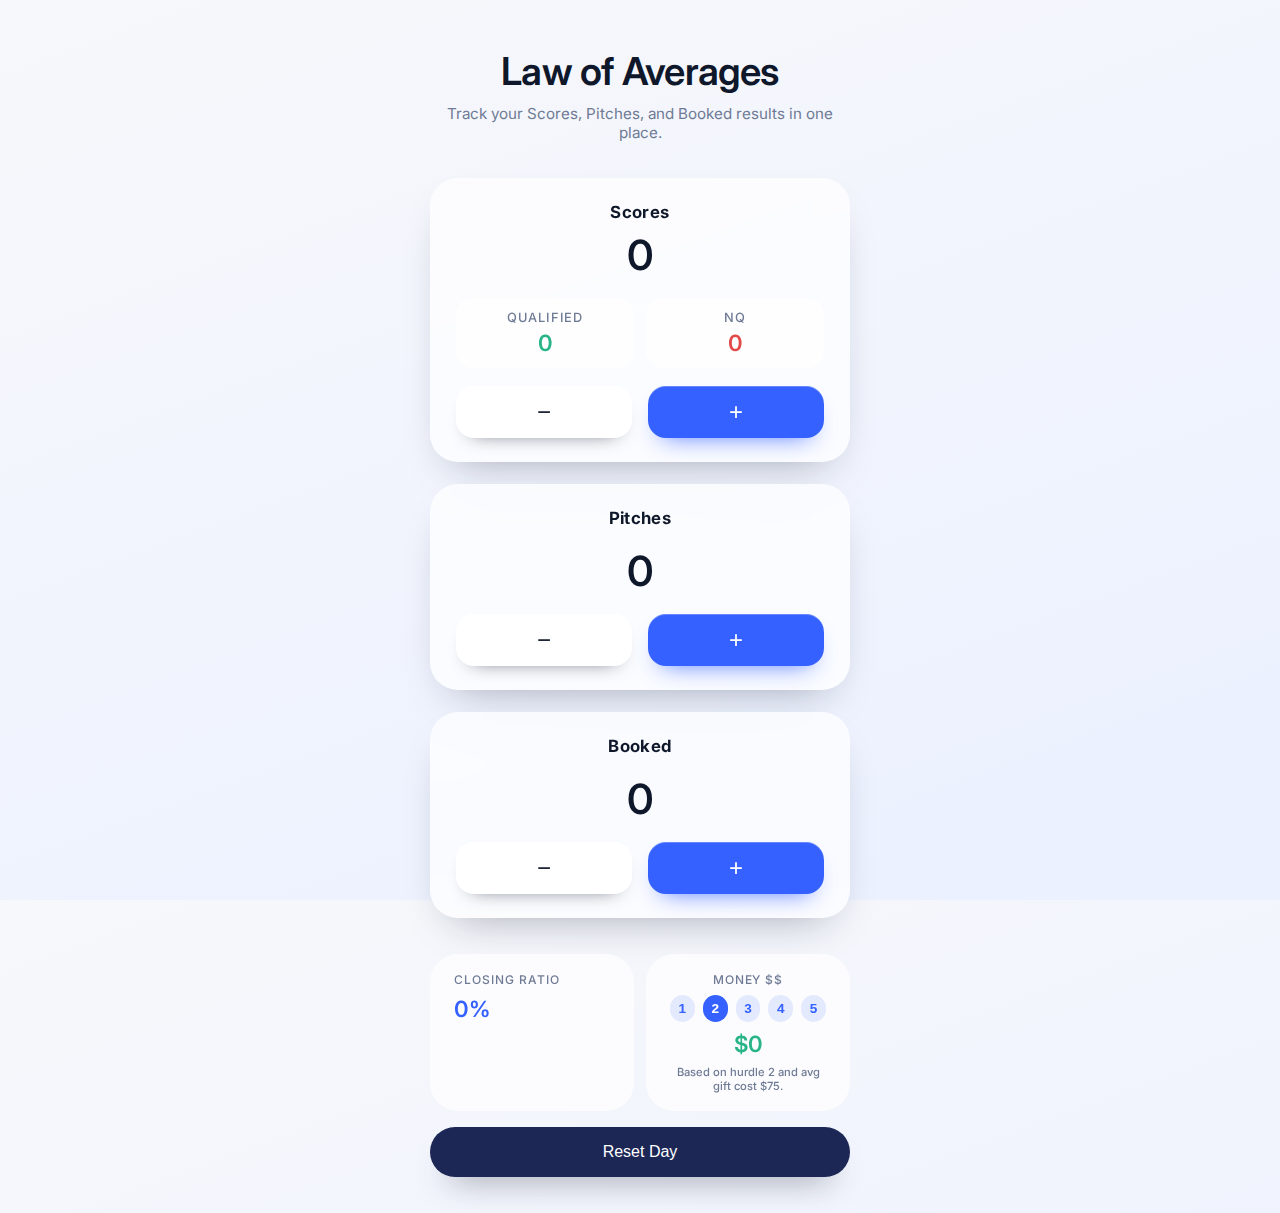
<file: law_of_averages/index.html>
<!DOCTYPE html>
<html lang="en">
<head>
  <meta charset="UTF-8">
  <meta http-equiv="X-UA-Compatible" content="IE=edge">
  <meta name="viewport" content="width=device-width, initial-scale=1.0">
  <title>Law of Averages Counter</title>
  <link rel="preconnect" href="https://fonts.googleapis.com">
  <link rel="preconnect" href="https://fonts.gstatic.com" crossorigin>
  <link href="https://fonts.googleapis.com/css2?family=Inter:wght@400;500;600&display=swap" rel="stylesheet">
  <link rel="stylesheet" href="./index.css">
</head>
<body>
  <main class="app">
    <header class="app__header">
      <h1>Law of Averages</h1>
      <p>Track your Scores, Pitches, and Booked results in one place.</p>
    </header>

    <section class="counter-grid" aria-label="Activity counters">
      <article class="counter counter--scores" data-counter="scores">
        <div class="counter__head">
          <h2>Scores</h2>
          <div class="counter__display" aria-live="polite">0</div>
        </div>
        <div class="counter__breakdown" aria-label="Score breakdown">
          <div class="breakdown-item" data-score="qualified">
            <span>Qualified</span>
            <span class="breakdown-value breakdown-value--qualified">0</span>
          </div>
          <div class="breakdown-item" data-score="nq">
            <span>NQ</span>
            <span class="breakdown-value breakdown-value--nq">0</span>
          </div>
        </div>
        <div class="counter__controls">
          <button type="button" class="counter__btn counter__btn--minus" aria-label="Decrease scores" data-action="decrement">−</button>
          <button type="button" class="counter__btn counter__btn--plus" aria-label="Increase scores" data-action="increment">+</button>
        </div>
      </article>

      <article class="counter" data-counter="pitches">
        <h2>Pitches</h2>
        <div class="counter__display" aria-live="polite">0</div>
        <div class="counter__controls">
          <button type="button" class="counter__btn counter__btn--minus" aria-label="Decrease pitches" data-action="decrement">−</button>
          <button type="button" class="counter__btn counter__btn--plus" aria-label="Increase pitches" data-action="increment">+</button>
        </div>
      </article>

      <article class="counter" data-counter="booked">
        <h2>Booked</h2>
        <div class="counter__display" aria-live="polite">0</div>
        <div class="counter__controls">
          <button type="button" class="counter__btn counter__btn--minus" aria-label="Decrease booked" data-action="decrement">−</button>
          <button type="button" class="counter__btn counter__btn--plus" aria-label="Increase booked" data-action="increment">+</button>
        </div>
      </article>
    </section>

    <footer class="app__footer">
      <div class="footer-metrics">
        <div class="metric-card metric-card--ratio" aria-live="polite">
          <span class="metric-card__title">Closing ratio</span>
          <span class="metric-card__value" id="ratioValue">0%</span>
        </div>
        <div class="metric-card metric-card--revenue" aria-live="polite">
          <span class="metric-card__title">Money $$</span>
          <div class="hurdle-selector" role="group" aria-label="Select hurdle">
            <button type="button" class="hurdle-btn" data-hurdle="1">1</button>
            <button type="button" class="hurdle-btn is-active" data-hurdle="2">2</button>
            <button type="button" class="hurdle-btn" data-hurdle="3">3</button>
            <button type="button" class="hurdle-btn" data-hurdle="4">4</button>
            <button type="button" class="hurdle-btn" data-hurdle="5">5</button>
          </div>
          <span class="metric-card__value metric-card__value--revenue" id="revenueValue">$0</span>
          <small class="metric-card__note">Based on hurdle <span id="hurdleLabel">2</span> and avg gift cost <span id="giftCostLabel">$75</span>.</small>
        </div>
      </div>
      <button type="button" class="reset-btn" id="resetBtn">Reset Day</button>
    </footer>
  </main>

  <dialog id="scorePrompt" class="prompt">
    <form method="dialog" class="prompt__content">
      <p class="prompt__question">Was the score qualified?</p>
      <div class="prompt__actions">
        <button value="qualified" class="prompt__btn prompt__btn--qualified">Qualified</button>
        <button value="nq" class="prompt__btn prompt__btn--nq">NQ</button>
        <button value="cancel" class="prompt__btn prompt__btn--cancel">Cancel</button>
      </div>
    </form>
  </dialog>

  <dialog id="hurdlePrompt" class="prompt">
    <form method="dialog" class="prompt__content prompt__content--input">
      <p class="prompt__question">Set average gift cost</p>
      <label class="prompt__label" for="avgGiftInput">Average gift cost</label>
      <input id="avgGiftInput" class="prompt__field" type="number" min="0" step="0.01" inputmode="decimal" required />
      <div class="prompt__actions prompt__actions--split">
        <button value="cancel" class="prompt__btn prompt__btn--cancel" type="submit">Cancel</button>
        <button value="save" class="prompt__btn prompt__btn--qualified" type="submit">Save</button>
      </div>
    </form>
  </dialog>

  <script src="./index.js" defer></script>
</body>
</html>
</file>
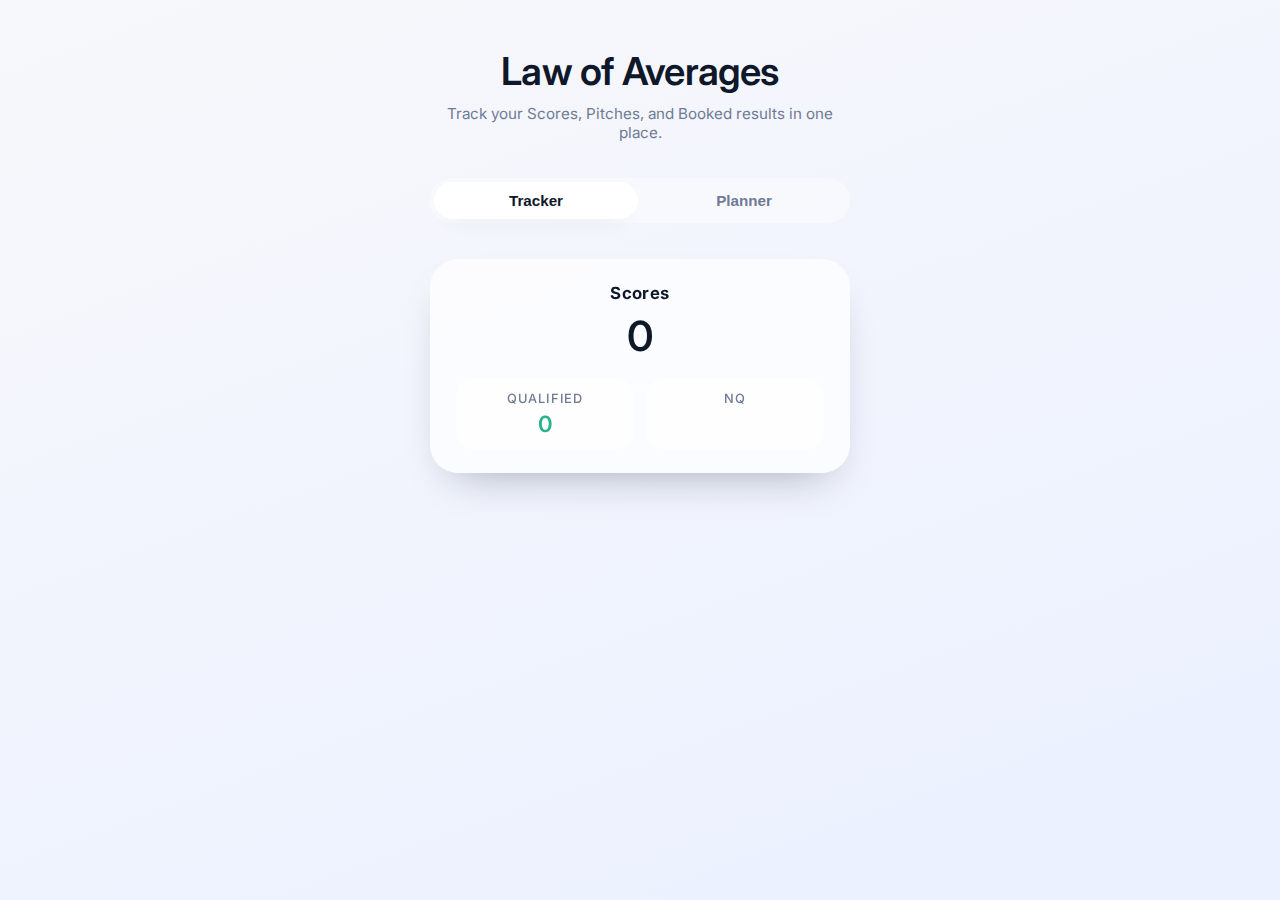
<file: law_of_averages/law_of_averages/index.html>
<!DOCTYPE html>
<html lang="en">
<head>
  <meta charset="UTF-8">
  <meta http-equiv="X-UA-Compatible" content="IE=edge">
  <meta name="viewport" content="width=device-width, initial-scale=1.0">
  <title>Law of Averages Counter</title>
  <link rel="preconnect" href="https://fonts.googleapis.com">
  <link rel="preconnect" href="https://fonts.gstatic.com" crossorigin>
  <link href="https://fonts.googleapis.com/css2?family=Inter:wght@400;500;600&display=swap" rel="stylesheet">
  <link rel="stylesheet" href="./index.css">
</head>
<body>
  <main class="app">
    <header class="app__header">
      <h1>Law of Averages</h1>
      <p>Track your Scores, Pitches, and Booked results in one place.</p>
    </header>

    <nav class="tab-bar" role="tablist" aria-label="Tracker views">
      <button class="tab is-active" type="button" id="tab-tracker" role="tab" aria-selected="true" data-tab="tracker" aria-controls="panel-tracker">Tracker</button>
      <button class="tab" type="button" id="tab-planner" role="tab" aria-selected="false" data-tab="planner" aria-controls="panel-planner">Planner</button>
    </nav>

    <section class="tab-panel is-active" id="panel-tracker" data-panel="tracker" role="tabpanel" aria-labelledby="tab-tracker">
      <div class="panel-stack">
        <section class="counter-grid" aria-label="Activity counters">
          <article class="counter counter--scores" data-counter="scores">
            <div class="counter__head">
              <h2>Scores</h2>
              <div
                class="counter__display editable"
                aria-live="polite"
                data-editable="counter:scores"
                data-editable-label="Total scores"
                role="button"
                tabindex="0"
                aria-label="Edit total scores"
              >0</div>
            </div>
            <div class="counter__breakdown" aria-label="Score breakdown">
              <div class="breakdown-item" data-score="qualified">
                <span>Qualified</span>
                <span
                  class="breakdown-value breakdown-value--qualified editable"
                  data-editable="breakdown:qualified"
                  data-editable-label="Qualified count"
                  role="button"
                  tabindex="0"
                  aria-label="Edit qualified count"
                >0</span>
              </div>
              <div class="breakdown-item" data-score="nq">
                <span>NQ</span>
</file>
<file: law_of_averages/index.css>
:root {
  --bg: linear-gradient(160deg, #f7f8fb 0%, #ecf1ff 90%);
  --card-bg: rgba(255, 255, 255, 0.7);
  --card-shadow: 0 20px 45px -24px rgba(15, 23, 42, 0.4);
  --text-primary: #0f172a;
  --text-secondary: #6f7b95;
  --accent: #3461ff;
  --accent-shadow: 0 12px 24px -14px rgba(52, 97, 255, 0.9);
  --success: #28b487;
  --danger: #e24a4a;
  --border-radius-lg: 28px;
  --border-radius-sm: 18px;
  --transition-fast: 160ms ease;
  --font-sans: 'Inter', system-ui, -apple-system, BlinkMacSystemFont, sans-serif;
}

* {
  box-sizing: border-box;
}

html, body {
  height: 100%;
}

body {
  margin: 0;
  font-family: var(--font-sans);
  background: var(--bg);
  color: var(--text-primary);
  -webkit-font-smoothing: antialiased;
}

main.app {
  min-height: 100%;
  display: flex;
  flex-direction: column;
  align-items: center;
  padding: 48px 20px 36px;
  gap: 36px;
}

.app__header {
  width: 100%;
  max-width: 420px;
  text-align: center;
  display: flex;
  flex-direction: column;
  gap: 10px;
}

.app__header h1 {
  font-size: clamp(1.8rem, 4.6vw, 2.4rem);
  font-weight: 600;
  letter-spacing: -0.02em;
  margin: 0;
}

.app__header p {
  margin: 0;
  color: var(--text-secondary);
  font-size: 0.95rem;
}

.counter-grid {
  width: 100%;
  max-width: 420px;
  display: grid;
  gap: 18px;
}

.counter {
  background: var(--card-bg);
  backdrop-filter: blur(18px);
  border-radius: var(--border-radius-lg);
  padding: 24px 26px;
  box-shadow: var(--card-shadow);
  display: flex;
  flex-direction: column;
  align-items: center;
  text-align: center;
  gap: 18px;
}

.counter__head {
  display: flex;
  flex-direction: column;
  align-items: center;
  gap: 8px;
  width: 100%;
}

.counter h2,
.counter__head h2 {
  margin: 0;
  font-size: 1.05rem;
  letter-spacing: 0.02em;
}

.counter__display {
  font-size: 2.6rem;
  font-weight: 600;
  letter-spacing: -0.04em;
  width: 100%;
  text-align: center;
}

.counter__breakdown {
  width: 100%;
  display: grid;
  grid-template-columns: repeat(2, minmax(0, 1fr));
  gap: 12px;
}

.breakdown-item {
  background: rgba(255, 255, 255, 0.7);
  border-radius: var(--border-radius-sm);
  padding: 12px 14px;
  display: flex;
  flex-direction: column;
  gap: 4px;
  font-size: 0.9rem;
  font-weight: 500;
}

.breakdown-item span:first-child {
  color: var(--text-secondary);
  font-size: 0.8rem;
  text-transform: uppercase;
  letter-spacing: 0.08em;
}

.breakdown-value {
  font-size: 1.4rem;
  font-weight: 600;
}

.breakdown-value--qualified {
  color: var(--success);
}

.breakdown-value--nq {
  color: var(--danger);
}

.counter__controls {
  display: flex;
  justify-content: space-between;
  gap: 16px;
  width: 100%;
}

.counter__btn {
  flex: 1;
  min-width: 80px;
  border: none;
  border-radius: var(--border-radius-sm);
  font-size: 1.5rem;
  font-weight: 500;
  padding: 12px 0;
  background: #fff;
  color: var(--text-primary);
  box-shadow: inset 0 1px 0 rgba(255, 255, 255, 0.6), 0 10px 20px -16px rgba(15, 23, 42, 0.8);
  transition: transform var(--transition-fast), box-shadow var(--transition-fast);
}

.counter__btn--plus {
  background: var(--accent);
  color: #fff;
  box-shadow: inset 0 1px 0 rgba(255, 255, 255, 0.25), var(--accent-shadow);
}

.counter__btn:active {
  transform: scale(0.96);
}

.counter__btn:focus-visible {
  outline: 2px solid var(--accent);
  outline-offset: 3px;
}

.app__footer {
  width: 100%;
  max-width: 420px;
  display: flex;
  flex-direction: column;
  gap: 16px;
}

.footer-metrics {
  display: grid;
  grid-template-columns: 1fr;
  gap: 12px;
}

.metric-card {
  background: var(--card-bg);
  backdrop-filter: blur(18px);
  border-radius: var(--border-radius-lg);
  padding: 18px 24px;
  display: flex;
  flex-direction: column;
  gap: 8px;
  font-weight: 500;
  color: var(--text-secondary);
}

.metric-card__title {
  text-transform: uppercase;
  letter-spacing: 0.08em;
  font-size: 0.75rem;
}

.metric-card--revenue {
  align-items: center;
  text-align: center;
}

.hurdle-selector {
  display: flex;
  gap: 8px;
  width: 100%;
  justify-content: center;
}

.hurdle-btn {
  flex: 1;
  min-width: 0;
  padding: 6px 0;
  border: none;
  border-radius: 999px;
  font-size: 0.85rem;
  font-weight: 600;
  background: rgba(52, 97, 255, 0.12);
  color: var(--accent);
  transition: background var(--transition-fast), color var(--transition-fast), transform var(--transition-fast);
}

.hurdle-btn.is-active {
  background: var(--accent);
  color: #fff;
  box-shadow: 0 12px 22px -18px rgba(52, 97, 255, 0.9);
}

.hurdle-btn:active {
  transform: scale(0.97);
}

.metric-card__value {
  font-size: 1.4rem;
  font-weight: 600;
  color: var(--accent);
}

.metric-card__value--revenue {
  color: var(--success);
}

.metric-card__note {
  font-size: 0.7rem;
  color: var(--text-secondary);
}

.reset-btn {
  width: 100%;
  border: none;
  border-radius: var(--border-radius-lg);
  padding: 16px;
  font-size: 1rem;
  font-weight: 500;
  color: #fff;
  background: #1c2755;
  box-shadow: 0 18px 32px -20px rgba(15, 23, 42, 0.8);
  transition: transform var(--transition-fast);
}

.reset-btn:active {
  transform: scale(0.98);
}

.reset-btn:focus-visible {
  outline: 2px solid #fff;
  outline-offset: 3px;
}

.prompt {
  border: none;
  border-radius: 24px;
  padding: 0;
  background: rgba(255, 255, 255, 0.9);
  box-shadow: 0 30px 70px -32px rgba(15, 23, 42, 0.45);
}

.prompt::backdrop {
  background: rgba(15, 23, 42, 0.4);
}

.prompt__content {
  margin: 0;
  padding: 28px 28px 24px;
  display: flex;
  flex-direction: column;
  gap: 20px;
  color: var(--text-primary);
}

.prompt__question {
  margin: 0;
  font-size: 1.1rem;
  font-weight: 500;
  text-align: center;
}

.prompt__actions {
  display: flex;
  flex-direction: column;
  gap: 12px;
}

.prompt__content--input {
  align-items: stretch;
}

.prompt__label {
  font-size: 0.85rem;
  font-weight: 500;
  color: var(--text-secondary);
}

.prompt__field {
  border: 1px solid rgba(15, 23, 42, 0.08);
  border-radius: 14px;
  padding: 10px 14px;
  font-size: 1rem;
  font-family: var(--font-sans);
}

.prompt__actions--split {
  flex-direction: row;
  justify-content: space-between;
  gap: 12px;
}

.prompt__btn {
  border: none;
  border-radius: 16px;
  padding: 12px 0;
  font-size: 1rem;
  font-weight: 600;
  cursor: pointer;
  transition: transform var(--transition-fast);
}

.prompt__btn:active {
  transform: scale(0.97);
}

.prompt__btn--qualified {
  background: var(--success);
  color: #fff;
}

.prompt__btn--nq {
  background: var(--danger);
  color: #fff;
}

.prompt__btn--cancel {
  background: rgba(15, 23, 42, 0.08);
  color: var(--text-primary);
}

@media (min-width: 520px) {
  main.app {
    justify-content: center;
  }

  .counter-grid {
    gap: 22px;
  }

  .footer-metrics {
    grid-template-columns: repeat(2, minmax(0, 1fr));
  }
}
</file>
<file: law_of_averages/law_of_averages/index.css>
:root {
  --bg: linear-gradient(160deg, #f7f8fb 0%, #ecf1ff 90%);
  --card-bg: rgba(255, 255, 255, 0.7);
  --card-shadow: 0 20px 45px -24px rgba(15, 23, 42, 0.4);
  --text-primary: #0f172a;
  --text-secondary: #6f7b95;
  --accent: #3461ff;
  --accent-shadow: 0 12px 24px -14px rgba(52, 97, 255, 0.9);
  --success: #28b487;
  --danger: #e24a4a;
  --border-radius-lg: 28px;
  --border-radius-sm: 18px;
  --transition-fast: 160ms ease;
  --font-sans: 'Inter', system-ui, -apple-system, BlinkMacSystemFont, sans-serif;
}

* {
  box-sizing: border-box;
}

html, body {
  height: 100%;
}

body {
  margin: 0;
  font-family: var(--font-sans);
  background: var(--bg);
  color: var(--text-primary);
  -webkit-font-smoothing: antialiased;
}

.editable {
  cursor: pointer;
}

.editable:hover {
  text-decoration: underline dotted;
}

.editable:focus-visible {
  outline: 2px solid var(--accent);
  outline-offset: 4px;
}

main.app {
  min-height: 100%;
  display: flex;
  flex-direction: column;
  align-items: center;
  padding: 48px 20px 36px;
  gap: 36px;
}

.app__header {
  width: 100%;
  max-width: 420px;
  text-align: center;
  display: flex;
  flex-direction: column;
  gap: 10px;
}

.app__header h1 {
  font-size: clamp(1.8rem, 4.6vw, 2.4rem);
  font-weight: 600;
  letter-spacing: -0.02em;
  margin: 0;
}

.app__header p {
  margin: 0;
  color: var(--text-secondary);
  font-size: 0.95rem;
}

.tab-bar {
  width: 100%;
  max-width: 420px;
  display: grid;
  grid-template-columns: repeat(2, minmax(0, 1fr));
  background: rgba(255, 255, 255, 0.4);
  border-radius: 999px;
  padding: 4px;
  gap: 4px;
  box-shadow: 0 14px 32px -30px rgba(15, 23, 42, 0.6);
}

.tab {
  border: none;
  border-radius: 999px;
  padding: 10px 0;
  font-size: 0.95rem;
  font-weight: 600;
  background: transparent;
  color: var(--text-secondary);
  transition: background var(--transition-fast), color var(--transition-fast);
  cursor: pointer;
}

.tab.is-active {
  background: #fff;
  color: var(--text-primary);
  box-shadow: 0 12px 20px -18px rgba(15, 23, 42, 0.8);
}

.tab:focus-visible {
  outline: 2px solid var(--accent);
  outline-offset: 2px;
}

.tab-panel {
  width: 100%;
  display: none;
}

.tab-panel.is-active {
  display: block;
}

.panel-stack {
  width: 100%;
  display: flex;
  flex-direction: column;
  align-items: center;
  gap: 24px;
}

.counter-grid {
  width: 100%;
  max-width: 420px;
  display: grid;
  gap: 18px;
}

.counter {
  background: var(--card-bg);
  backdrop-filter: blur(18px);
  border-radius: var(--border-radius-lg);
  padding: 24px 26px;
  box-shadow: var(--card-shadow);
  display: flex;
  flex-direction: column;
  align-items: center;
  text-align: center;
  gap: 18px;
}

.counter__head {
  display: flex;
  flex-direction: column;
  align-items: center;
  gap: 8px;
  width: 100%;
}

.counter h2,
.counter__head h2 {
  margin: 0;
  font-size: 1.05rem;
  letter-spacing: 0.02em;
}

.counter__display {
  font-size: 2.6rem;
  font-weight: 600;
  letter-spacing: -0.04em;
  width: 100%;
  text-align: center;
}

.counter__breakdown {
  width: 100%;
  display: grid;
  grid-template-columns: repeat(2, minmax(0, 1fr));
  gap: 12px;
}

.breakdown-item {
  background: rgba(255, 255, 255, 0.7);
  border-radius: var(--border-radius-sm);
  padding: 12px 14px;
  display: flex;
  flex-direction: column;
  gap: 4px;
  font-size: 0.9rem;
  font-weight: 500;
}

.breakdown-item span:first-child {
  color: var(--text-secondary);
  font-size: 0.8rem;
  text-transform: uppercase;
  letter-spacing: 0.08em;
}

.breakdown-value {
  font-size: 1.4rem;
  font-weight: 600;
}

.breakdown-value--qualified {
  color: var(--success);
}

.breakdown-value--nq {
  color: var(--danger);
}

.counter__controls {
  display: flex;
  justify-content: space-between;
  gap: 16px;
  width: 100%;
}

.counter__btn {
  flex: 1;
  min-width: 80px;
  border: none;
  border-radius: var(--border-radius-sm);
  font-size: 1.5rem;
  font-weight: 500;
  padding: 12px 0;
  background: #fff;
  color: var(--text-primary);
  box-shadow: inset 0 1px 0 rgba(255, 255, 255, 0.6), 0 10px 20px -16px rgba(15, 23, 42, 0.8);
  transition: transform var(--transition-fast), box-shadow var(--transition-fast);
}

.counter__btn--plus {
  background: var(--accent);
  color: #fff;
  box-shadow: inset 0 1px 0 rgba(255, 255, 255, 0.25), var(--accent-shadow);
}

.counter__btn:active {
  transform: scale(0.96);
}

.counter__btn:focus-visible {
  outline: 2px solid var(--accent);
  outline-offset: 3px;
}

.app__footer {
  width: 100%;
  max-width: 420px;
  display: flex;
  flex-direction: column;
  gap: 16px;
}

.footer-metrics {
  display: grid;
  grid-template-columns: 1fr;
  gap: 12px;
}

.metric-card {
  background: var(--card-bg);
  backdrop-filter: blur(18px);
  border-radius: var(--border-radius-lg);
  padding: 18px 24px;
  display: flex;
  flex-direction: column;
  gap: 8px;
  font-weight: 500;
  color: var(--text-secondary);
}

.metric-card__title {
  text-transform: uppercase;
  letter-spacing: 0.08em;
  font-size: 0.75rem;
}

.metric-card--revenue {
  align-items: center;
  text-align: center;
}

.hurdle-selector {
  display: flex;
  gap: 8px;
  width: 100%;
  justify-content: center;
}

.hurdle-btn {
  flex: 1;
  min-width: 0;
  padding: 6px 0;
  border: none;
  border-radius: 999px;
  font-size: 0.85rem;
  font-weight: 600;
  background: rgba(52, 97, 255, 0.12);
  color: var(--accent);
  transition: background var(--transition-fast), color var(--transition-fast), transform var(--transition-fast);
}

.hurdle-btn.is-active {
  background: var(--accent);
  color: #fff;
  box-shadow: 0 12px 22px -18px rgba(52, 97, 255, 0.9);
}

.hurdle-btn:active {
  transform: scale(0.97);
}

.metric-card__value {
  font-size: 1.4rem;
  font-weight: 600;
  color: var(--accent);
}

.metric-card__value--revenue {
  color: var(--success);
}

.metric-card__note {
  font-size: 0.7rem;
  color: var(--text-secondary);
}

.reset-btn {
  width: 100%;
  border: none;
  border-radius: var(--border-radius-lg);
  padding: 16px;
  font-size: 1rem;
  font-weight: 500;
  color: #fff;
  background: #1c2755;
  box-shadow: 0 18px 32px -20px rgba(15, 23, 42, 0.8);
  transition: transform var(--transition-fast);
}

.reset-btn:active {
  transform: scale(0.98);
}

.planner-grid {
  width: 100%;
  max-width: 720px;
  display: grid;
  gap: 18px;
}

.planner-card {
  background: var(--card-bg);
  backdrop-filter: blur(18px);
  border-radius: var(--border-radius-lg);
  padding: 26px;
  box-shadow: var(--card-shadow);
  display: flex;
  flex-direction: column;
  gap: 18px;
}

.planner-card h2 {
  margin: 0;
  font-size: 1.2rem;
  letter-spacing: -0.01em;
}

.planner-copy {
  margin: 0;
  color: var(--text-secondary);
  font-size: 0.9rem;
  line-height: 1.4;
}

.planner-stat {
  display: flex;
  justify-content: space-between;
</file>
